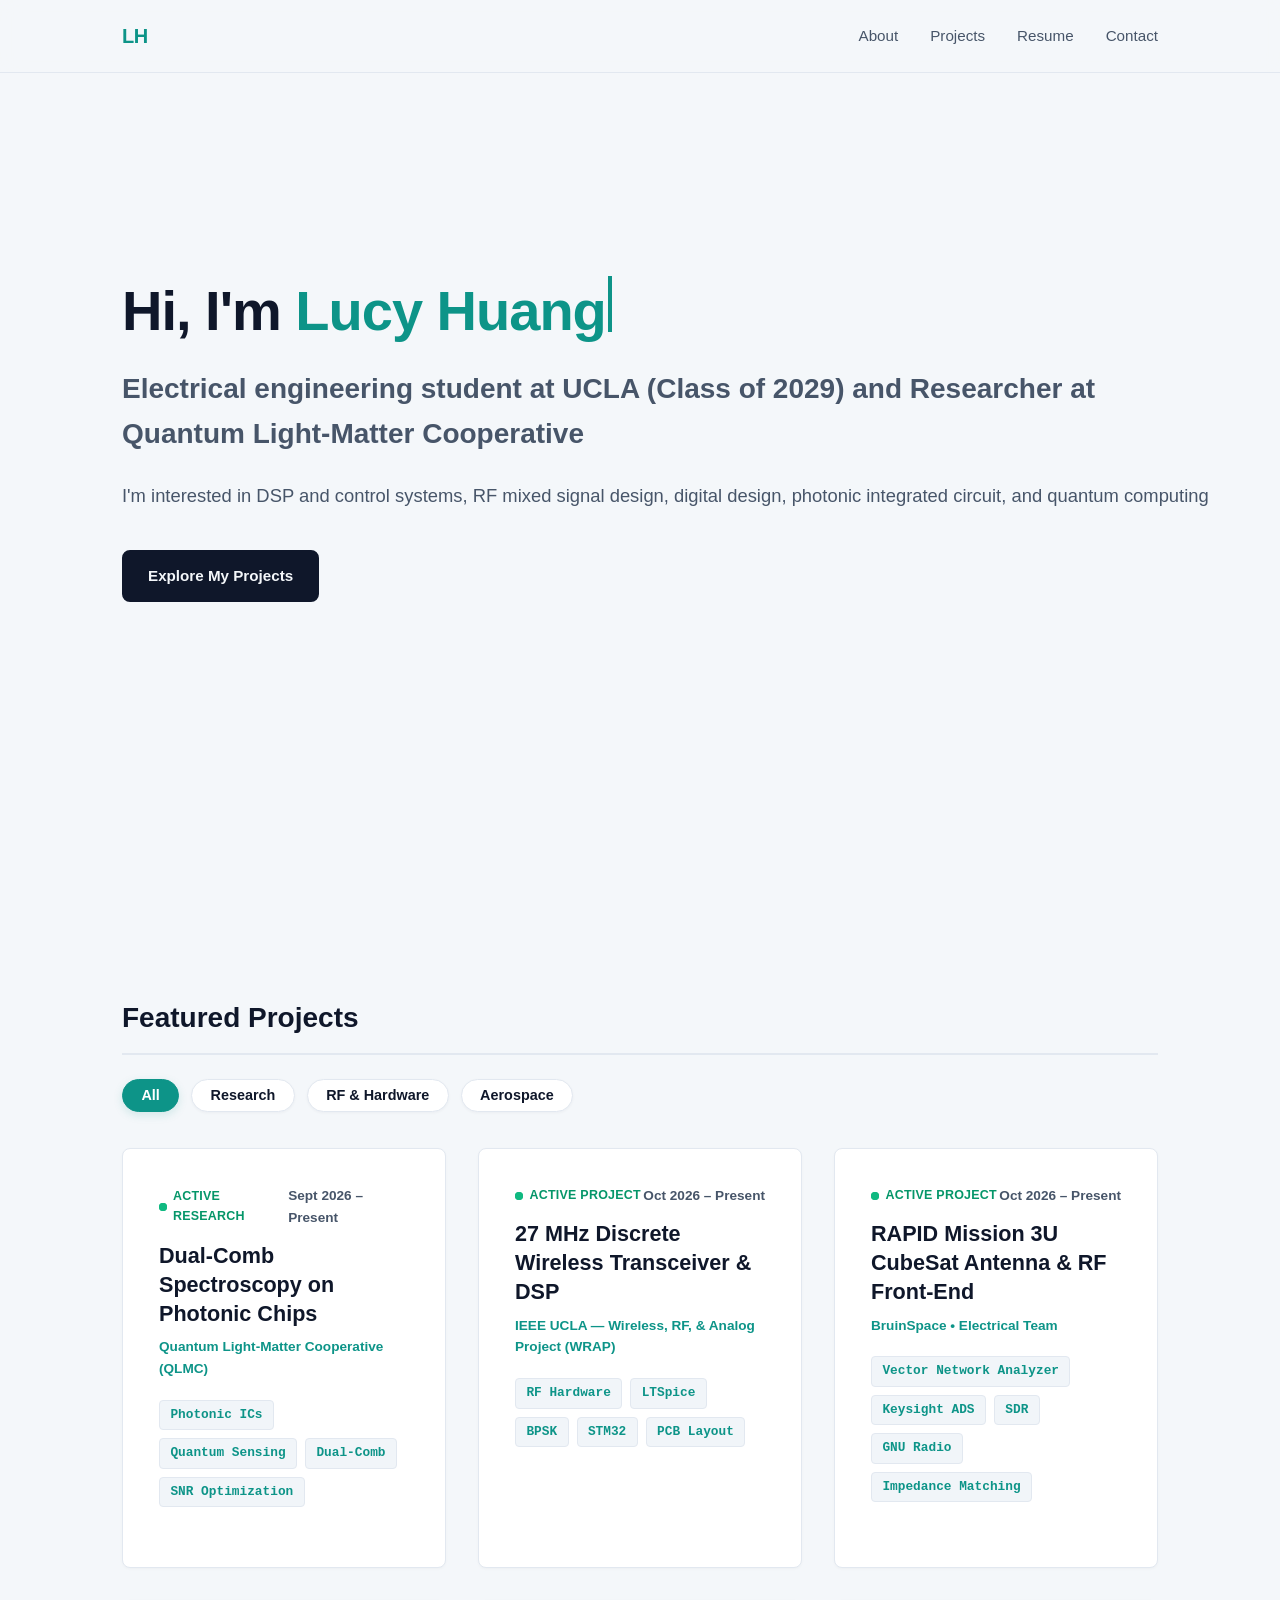
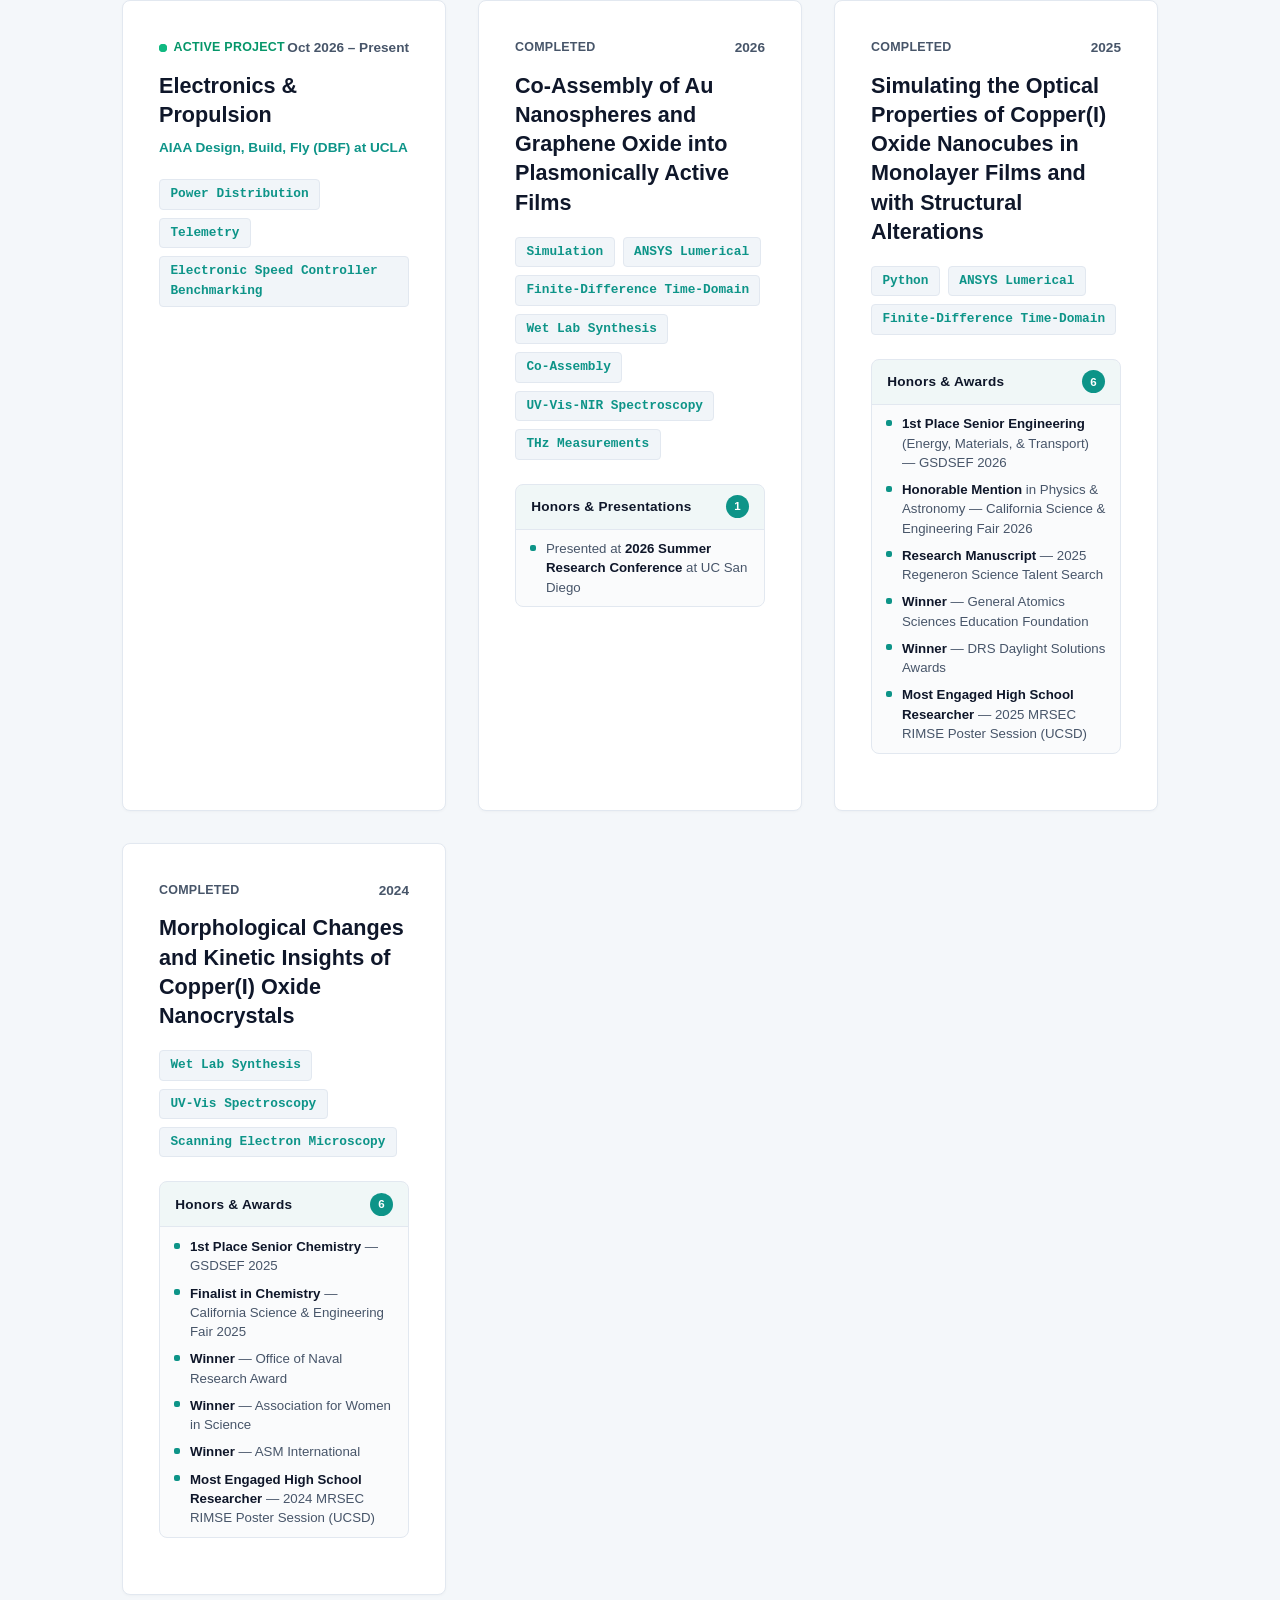
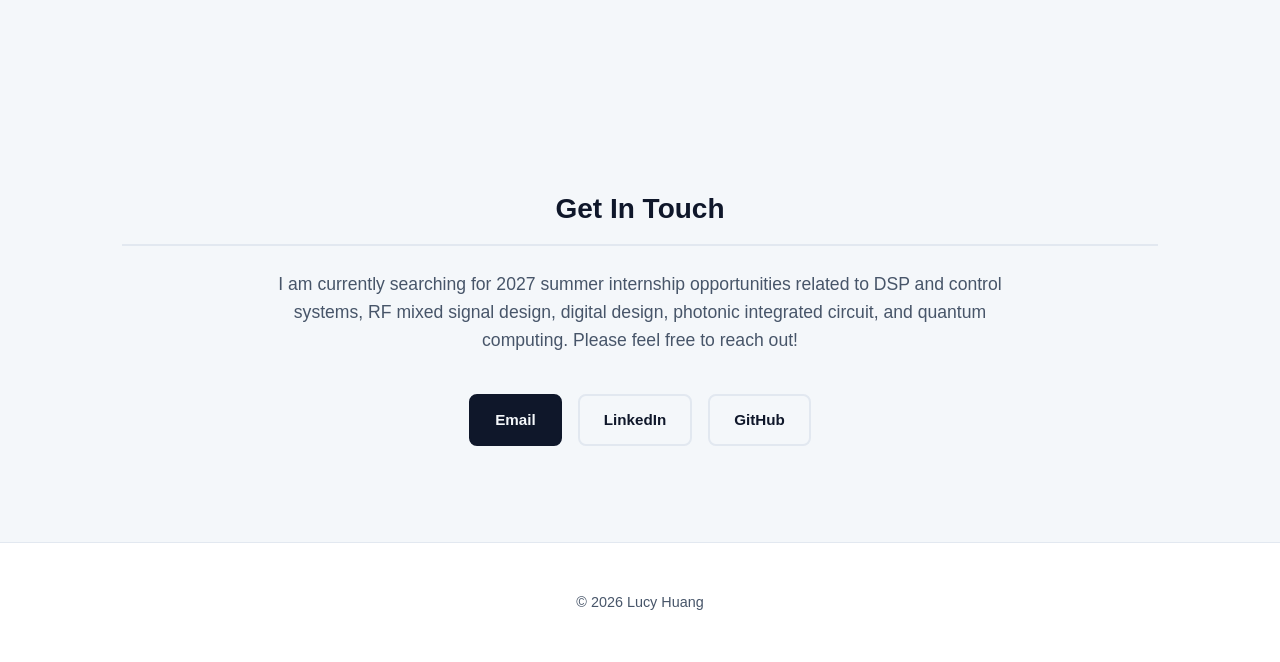
<file: index.html>
<!DOCTYPE html>
<html lang="en">
<head>
    <meta charset="UTF-8">
    <meta name="viewport" content="width=device-width, initial-scale=1.0">
    <title>Lucy Huang | Electrical Engineer at UCLA</title>
    <link rel="stylesheet" href="style.css">
</head>
<body>

    <!-- Header / Navigation -->
    <header>
        <nav>
            <div class="logo">LH</div>
            <ul>
                <li><a href="#about">About</a></li>
                <li><a href="#projects">Projects</a></li>
                <li><a href="resume.html">Resume</a></li>
                <li><a href="#contact">Contact</a></li>
            </ul>
        </nav>
    </header>

    <!-- Hero Section -->
    <section id="hero">
        <div class="hero-content">
            <h1 class="typewriter-container">
                <span id="typewriter-prefix"></span><span id="typewriter-name" class="highlight"></span><span class="cursor"></span>
            </h1>
            <h2>Electrical engineering student at UCLA (Class of 2029) and Researcher at Quantum Light-Matter Cooperative</h2>
            <p>I'm interested in DSP and control systems, RF mixed signal design, digital design, photonic integrated circuit, and quantum computing</p>
            <a href="#projects" class="btn">Explore My Projects</a>
        </div>
    </section>

    <!-- Projects Section -->
    <section id="projects">
        <h2>Featured Projects</h2>

        <!-- Filter Buttons (Outside the grid to maintain compact pill styling) -->
        <div class="filter-controls">
            <button class="filter-btn active" data-filter="all">All</button>
            <button class="filter-btn" data-filter="research">Research</button>
            <button class="filter-btn" data-filter="rf-hardware">RF &amp; Hardware</button>
            <button class="filter-btn" data-filter="aerospace">Aerospace</button>
        </div>

        <!-- Project Cards Grid -->
        <div class="project-grid">

            <!-- Current Research (QLMC) -->
            <div class="project-card" data-category="research">
                <div class="card-status-row">
                    <span class="status-indicator active"><span class="pulse-dot"></span> Active Research</span>
                    <span class="project-year">Sept 2026 – Present</span>
                </div>
                <h3>Dual-Comb Spectroscopy on Photonic Chips</h3>
                <p class="project-sub">Quantum Light-Matter Cooperative (QLMC)</p>
                <div class="tech-tags">
                    <span>Photonic ICs</span>
                    <span>Quantum Sensing</span>
                    <span>Dual-Comb</span>
                    <span>SNR Optimization</span>
                </div>
            </div>

            <!-- IEEE WRAP -->
            <div class="project-card" data-category="rf-hardware">
                <div class="card-status-row">
                    <span class="status-indicator active"><span class="pulse-dot"></span> Active Project</span>
                    <span class="project-year">Oct 2026 – Present</span>
                </div>
                <h3>27 MHz Discrete Wireless Transceiver &amp; DSP</h3>
                <p class="project-sub">IEEE UCLA — Wireless, RF, &amp; Analog Project (WRAP)</p>
                <div class="tech-tags">
                    <span>RF Hardware</span>
                    <span>LTSpice</span>
                    <span>BPSK</span>
                    <span>STM32</span>
                    <span>PCB Layout</span>
                </div>
            </div>

            <!-- BruinSpace RAPID -->
            <div class="project-card" data-category="rf-hardware aerospace">
                <div class="card-status-row">
                    <span class="status-indicator active"><span class="pulse-dot"></span> Active Project</span>
                    <span class="project-year">Oct 2026 – Present</span>
                </div>
                <h3>RAPID Mission 3U CubeSat Antenna &amp; RF Front-End</h3>
                <p class="project-sub">BruinSpace &bull; Electrical Team</p>
                <div class="tech-tags">
                    <span>Vector Network Analyzer</span>
                    <span>Keysight ADS</span>
                    <span>SDR</span>
                    <span>GNU Radio</span>
                    <span>Impedance Matching</span>
                </div>
            </div>

            <!-- Design Build Fly -->
            <div class="project-card" data-category="aerospace">
                <div class="card-status-row">
                    <span class="status-indicator active"><span class="pulse-dot"></span> Active Project</span>
                    <span class="project-year">Oct 2026 – Present</span>
                </div>
                <h3>Electronics &amp; Propulsion</h3>
                <p class="project-sub">AIAA Design, Build, Fly (DBF) at UCLA</p>
                <div class="tech-tags">
                    <span>Power Distribution</span>
                    <span>Telemetry</span>
                    <span>Electronic Speed Controller Benchmarking</span>
                </div>
            </div>

            <!-- Research Card 1: Co-Assembly -->
            <div class="project-card" data-category="research">
                <div class="card-status-row">
                    <span class="status-indicator completed">Completed</span>
                    <span class="project-year">2026</span>
                </div>
                <h3>Co-Assembly of Au Nanospheres and Graphene Oxide into Plasmonically Active Films</h3>
                <div class="tech-tags">
                    <span>Simulation</span>
                    <span>ANSYS Lumerical</span>
                    <span>Finite-Difference Time-Domain</span>
                    <span>Wet Lab Synthesis</span>
                    <span>Co-Assembly</span>
                    <span>UV-Vis-NIR Spectroscopy</span>
                    <span>THz Measurements</span>
                </div>
                <details class="award-accordion" open>
                    <summary>
                        <span>Honors &amp; Presentations</span>
                        <span class="count-badge">1</span>
                    </summary>
                    <ul class="award-list">
                        <li>
                            <span class="bullet-dot"></span>
                            <span>Presented at <strong>2026 Summer Research Conference</strong> at UC San Diego</span>
                        </li>
                    </ul>
                </details>
            </div>

            <!-- Research Card 2: Nanocubes -->
            <div class="project-card" data-category="research">
                <div class="card-status-row">
                    <span class="status-indicator completed">Completed</span>
                    <span class="project-year">2025</span>
                </div>
                <h3>Simulating the Optical Properties of Copper(I) Oxide Nanocubes in Monolayer Films and with Structural Alterations</h3>
                <div class="tech-tags">
                    <span>Python</span>
                    <span>ANSYS Lumerical</span>
                    <span>Finite-Difference Time-Domain</span>
                </div>
                <details class="award-accordion" open>
                    <summary>
                        <span>Honors &amp; Awards</span>
                        <span class="count-badge">6</span>
                    </summary>
                    <ul class="award-list">
                        <li>
                            <span class="bullet-dot"></span>
                            <span><strong>1st Place Senior Engineering</strong> (Energy, Materials, &amp; Transport) — GSDSEF 2026</span>
                        </li>
                        <li>
                            <span class="bullet-dot"></span>
                            <span><strong>Honorable Mention</strong> in Physics &amp; Astronomy — California Science &amp; Engineering Fair 2026</span>
                        </li>
                        <li>
                            <span class="bullet-dot"></span>
                            <span><strong>Research Manuscript</strong> — 2025 Regeneron Science Talent Search</span>
                        </li>
                        <li>
                            <span class="bullet-dot"></span>
                            <span><strong>Winner</strong> — General Atomics Sciences Education Foundation</span>
                        </li>
                        <li>
                            <span class="bullet-dot"></span>
                            <span><strong>Winner</strong> — DRS Daylight Solutions Awards</span>
                        </li>
                        <li>
                            <span class="bullet-dot"></span>
                            <span><strong>Most Engaged High School Researcher</strong> — 2025 MRSEC RIMSE Poster Session (UCSD)</span>
                        </li>
                    </ul>
                </details>
            </div>

            <!-- Research Card 3: Morphology -->
            <div class="project-card" data-category="research">
                <div class="card-status-row">
                    <span class="status-indicator completed">Completed</span>
                    <span class="project-year">2024</span>
                </div>
                <h3>Morphological Changes and Kinetic Insights of Copper(I) Oxide Nanocrystals</h3>
                <div class="tech-tags">
                    <span>Wet Lab Synthesis</span>
                    <span>UV-Vis Spectroscopy</span>
                    <span>Scanning Electron Microscopy</span>
                </div>
                <details class="award-accordion" open>
                    <summary>
                        <span>Honors &amp; Awards</span>
                        <span class="count-badge">6</span>
                    </summary>
                    <ul class="award-list">
                        <li>
                            <span class="bullet-dot"></span>
                            <span><strong>1st Place Senior Chemistry</strong> — GSDSEF 2025</span>
                        </li>
                        <li>
                            <span class="bullet-dot"></span>
                            <span><strong>Finalist in Chemistry</strong> — California Science &amp; Engineering Fair 2025</span>
                        </li>
                        <li>
                            <span class="bullet-dot"></span>
                            <span><strong>Winner</strong> — Office of Naval Research Award</span>
                        </li>
                        <li>
                            <span class="bullet-dot"></span>
                            <span><strong>Winner</strong> — Association for Women in Science</span>
                        </li>
                        <li>
                            <span class="bullet-dot"></span>
                            <span><strong>Winner</strong> — ASM International</span>
                        </li>
                        <li>
                            <span class="bullet-dot"></span>
                            <span><strong>Most Engaged High School Researcher</strong> — 2024 MRSEC RIMSE Poster Session (UCSD)</span>
                        </li>
                    </ul>
                </details>
            </div>

        </div>
    </section>

    <!-- Contact Section -->
    <section id="contact">
        <h2>Get In Touch</h2>
        <p>I am currently searching for 2027 summer internship opportunities related to DSP and control systems, RF mixed signal design, digital design, photonic integrated circuit, and quantum computing. Please feel free to reach out!</p>
        <div class="contact-links">
            <a href="mailto:huanglucy@ucla.edu" class="btn">Email</a>
            <a href="https://www.linkedin.com/in/lucy99/" target="_blank" rel="noopener noreferrer" class="btn secondary">LinkedIn</a>
            <a href="https://github.com/lucyhuang8" target="_blank" rel="noopener noreferrer" class="btn secondary">GitHub</a>
        </div>
    </section>

    <!-- Footer -->
    <footer>
        <p>&copy; 2026 Lucy Huang</p>
    </footer>

    <script>
        // Typewriter Animation
        const prefixEl = document.getElementById('typewriter-prefix');
        const nameEl = document.getElementById('typewriter-name');

        const part1 = "Hi, I'm";
        const part2 = " Lucy Huang";

        let i = 0;
        let j = 0;

        function typeWriter() {
            if (i < part1.length) {
                prefixEl.textContent += part1.charAt(i);
                i++;
                setTimeout(typeWriter, 70);
            } else if (j < part2.length) {
                nameEl.textContent += part2.charAt(j);
                j++;
                setTimeout(typeWriter, 90);
            }
        }

        setTimeout(typeWriter, 250);

        // Interactive Domain Filter
        const filterBtns = document.querySelectorAll('.filter-btn');
        const projectCards = document.querySelectorAll('.project-card');

        filterBtns.forEach(btn => {
            btn.addEventListener('click', () => {
                // Update active button styling
                filterBtns.forEach(b => b.classList.remove('active'));
                btn.classList.add('active');

                const selectedFilter = btn.getAttribute('data-filter');

                // Filter cards based on data-category
                projectCards.forEach(card => {
                    const categories = card.getAttribute('data-category') || '';
                    if (selectedFilter === 'all' || categories.split(' ').includes(selectedFilter)) {
                        card.classList.remove('hidden');
                    } else {
                        card.classList.add('hidden');
                    }
                });
            });
        });
    </script>

</body>
</html>
</file>
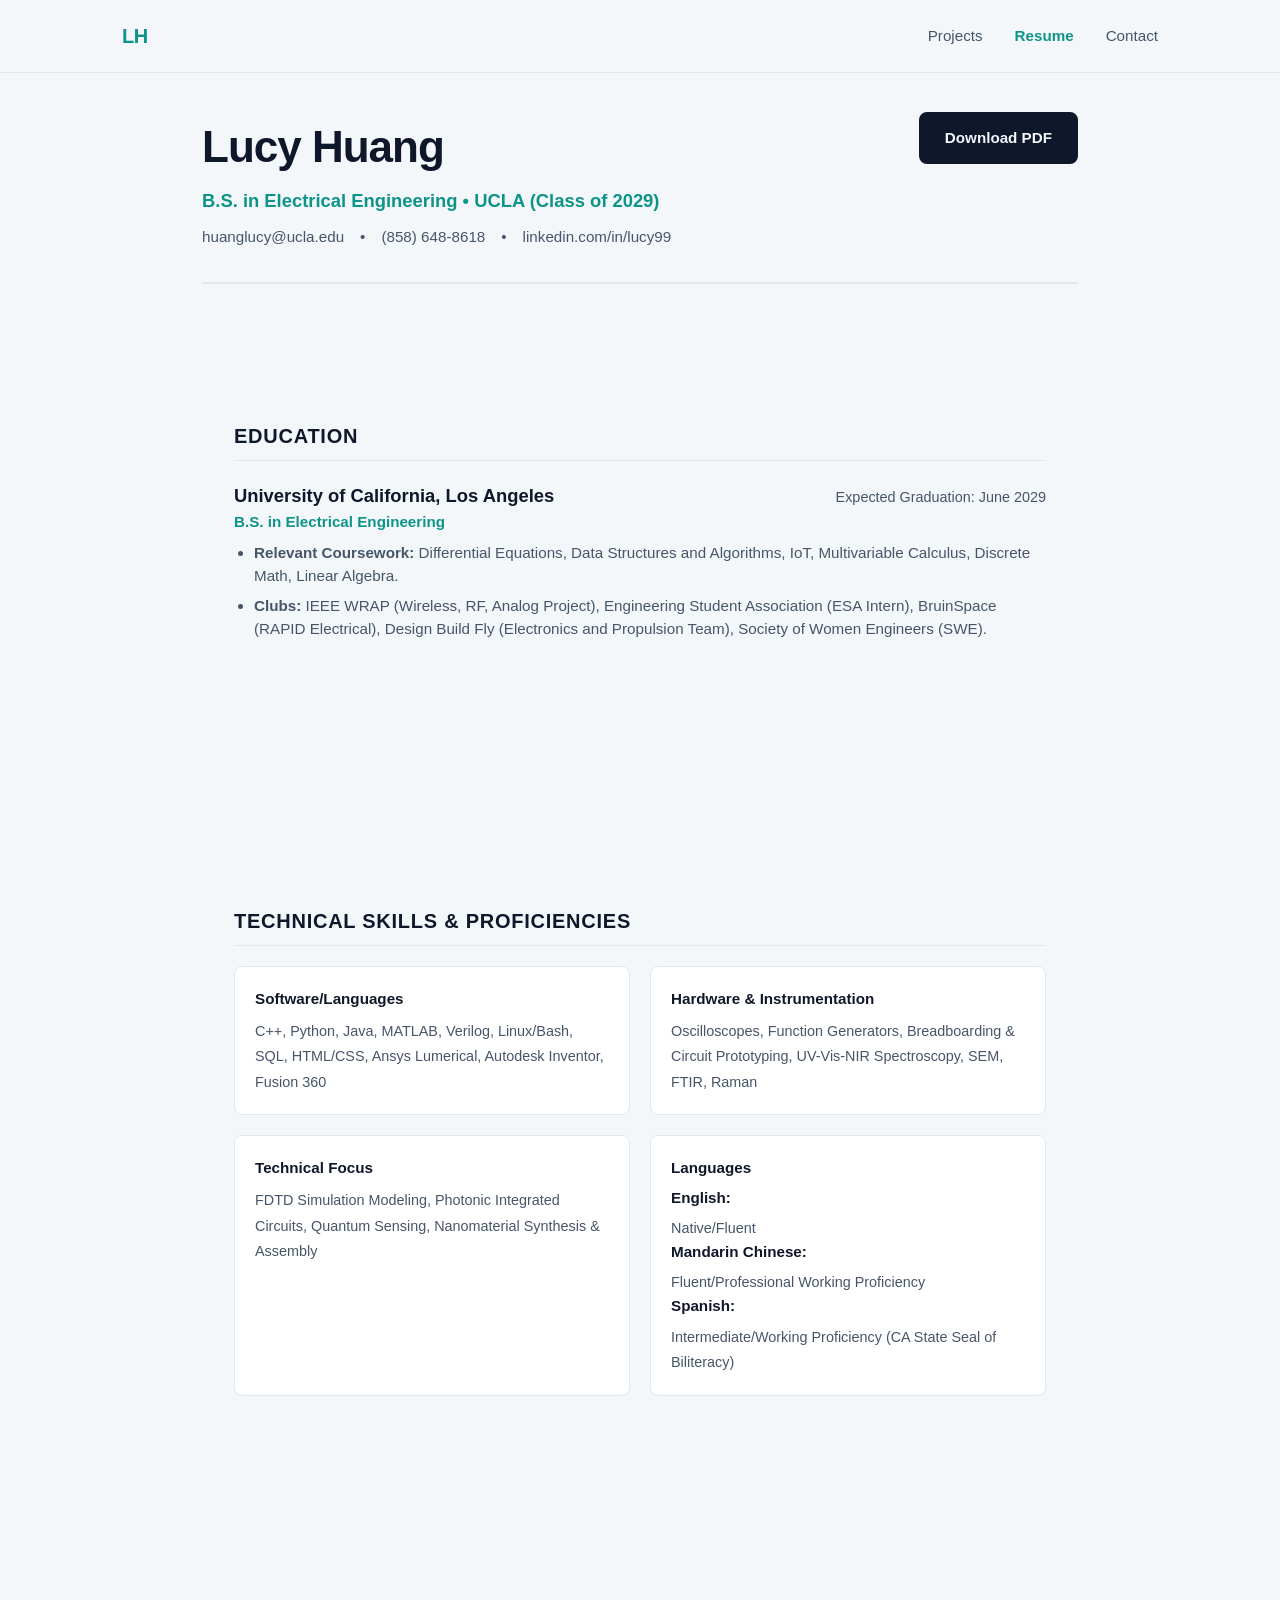
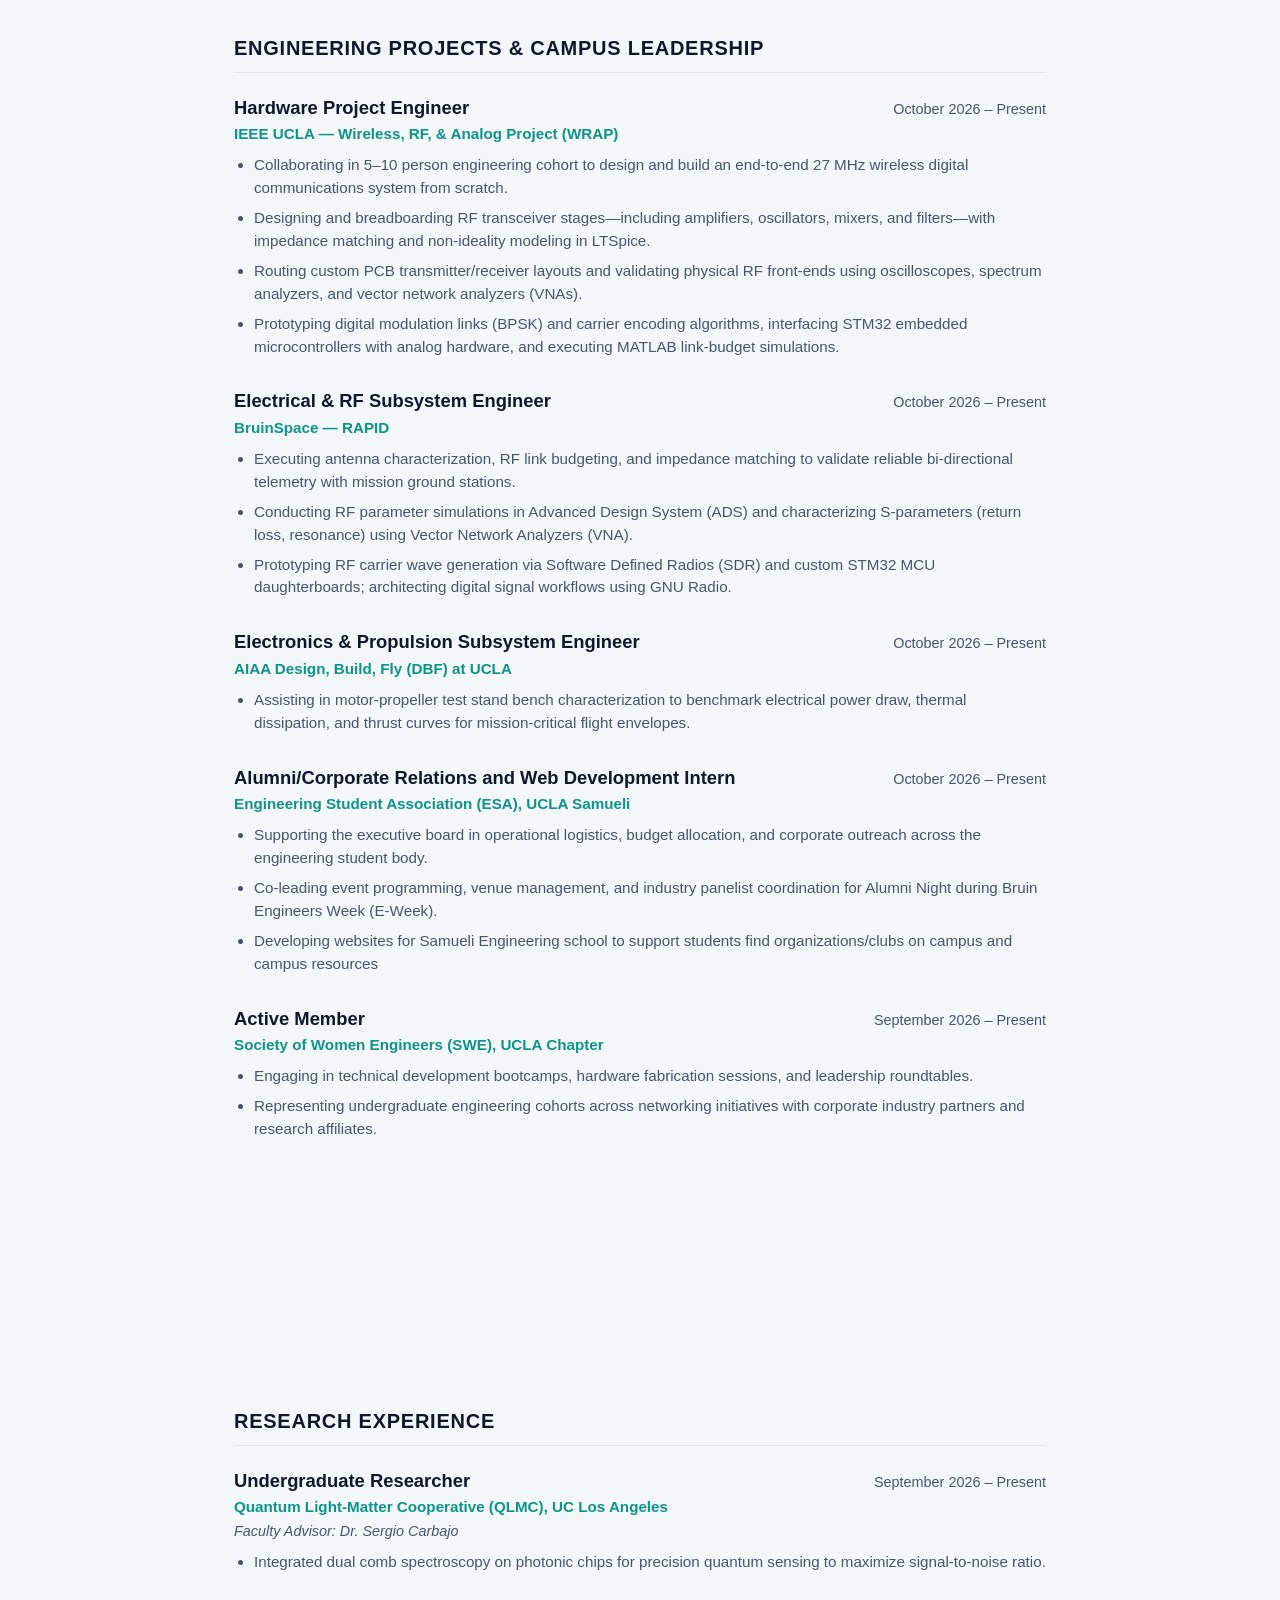
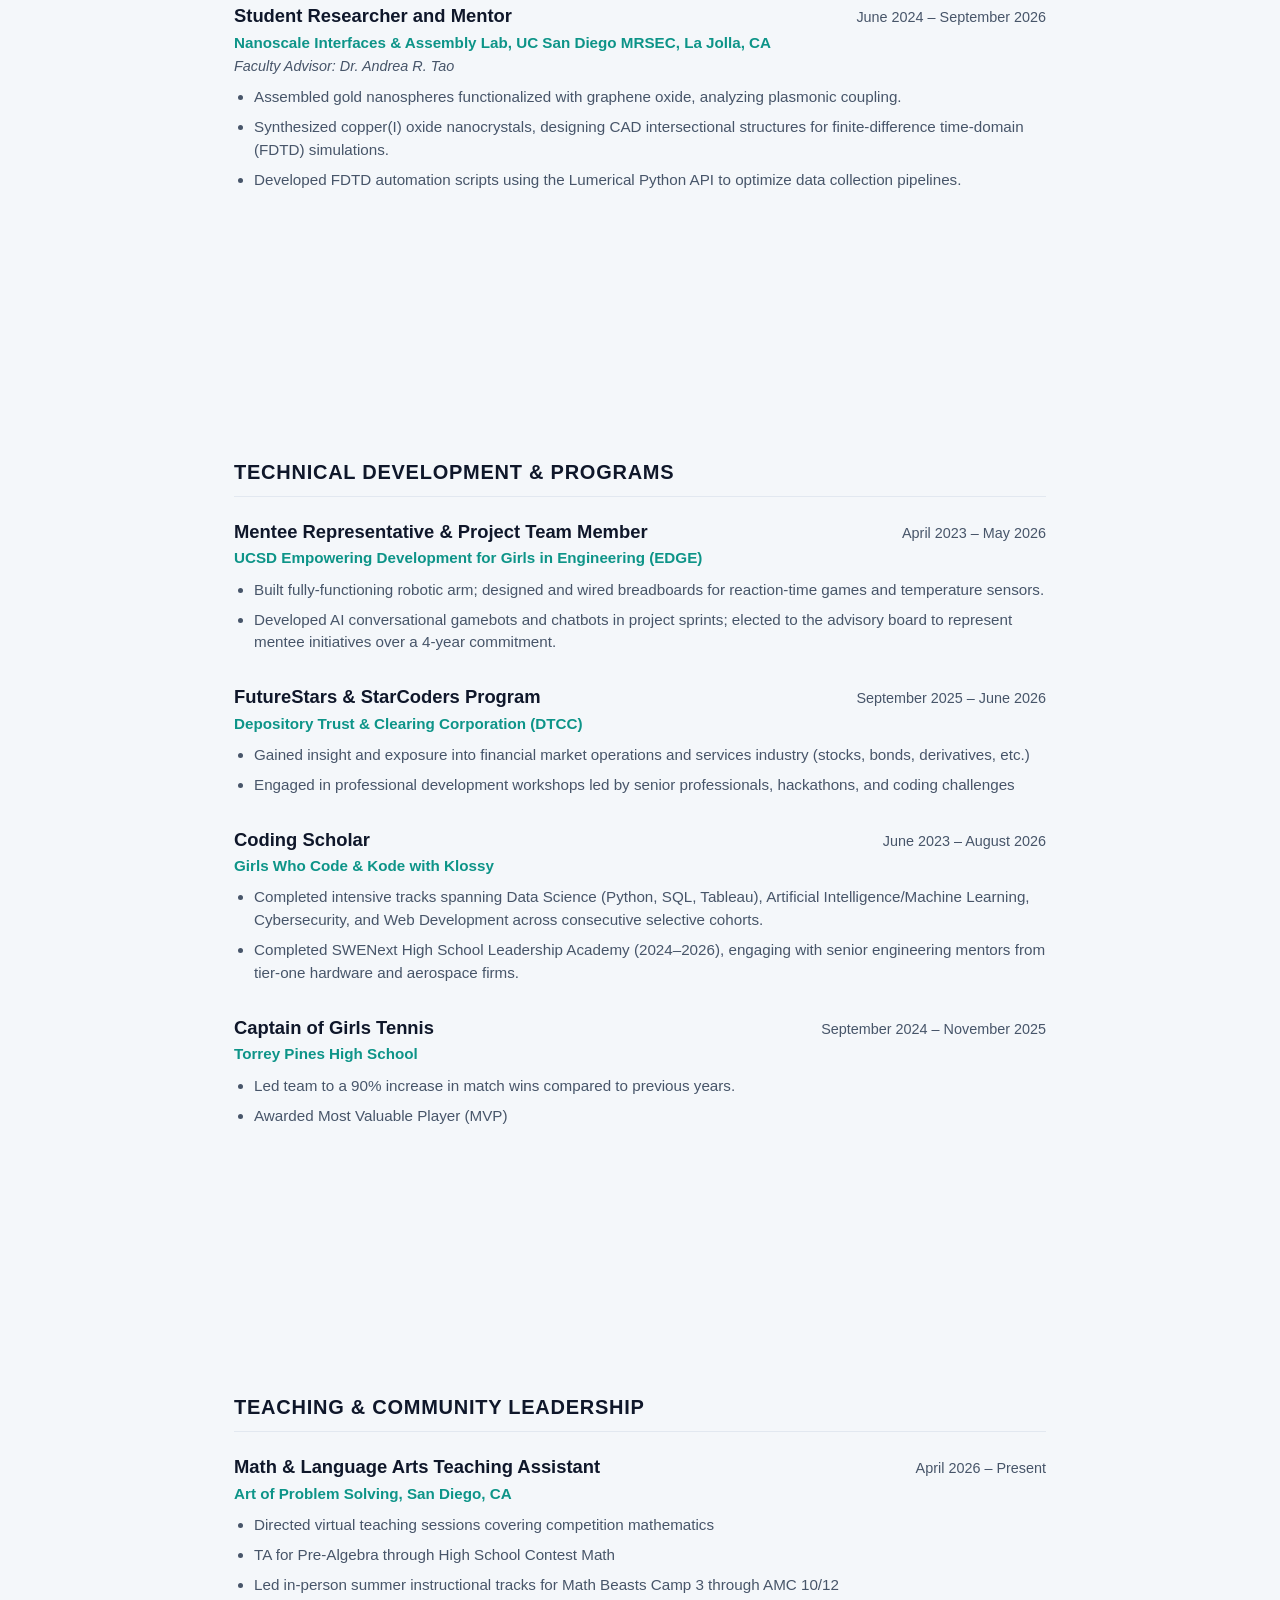
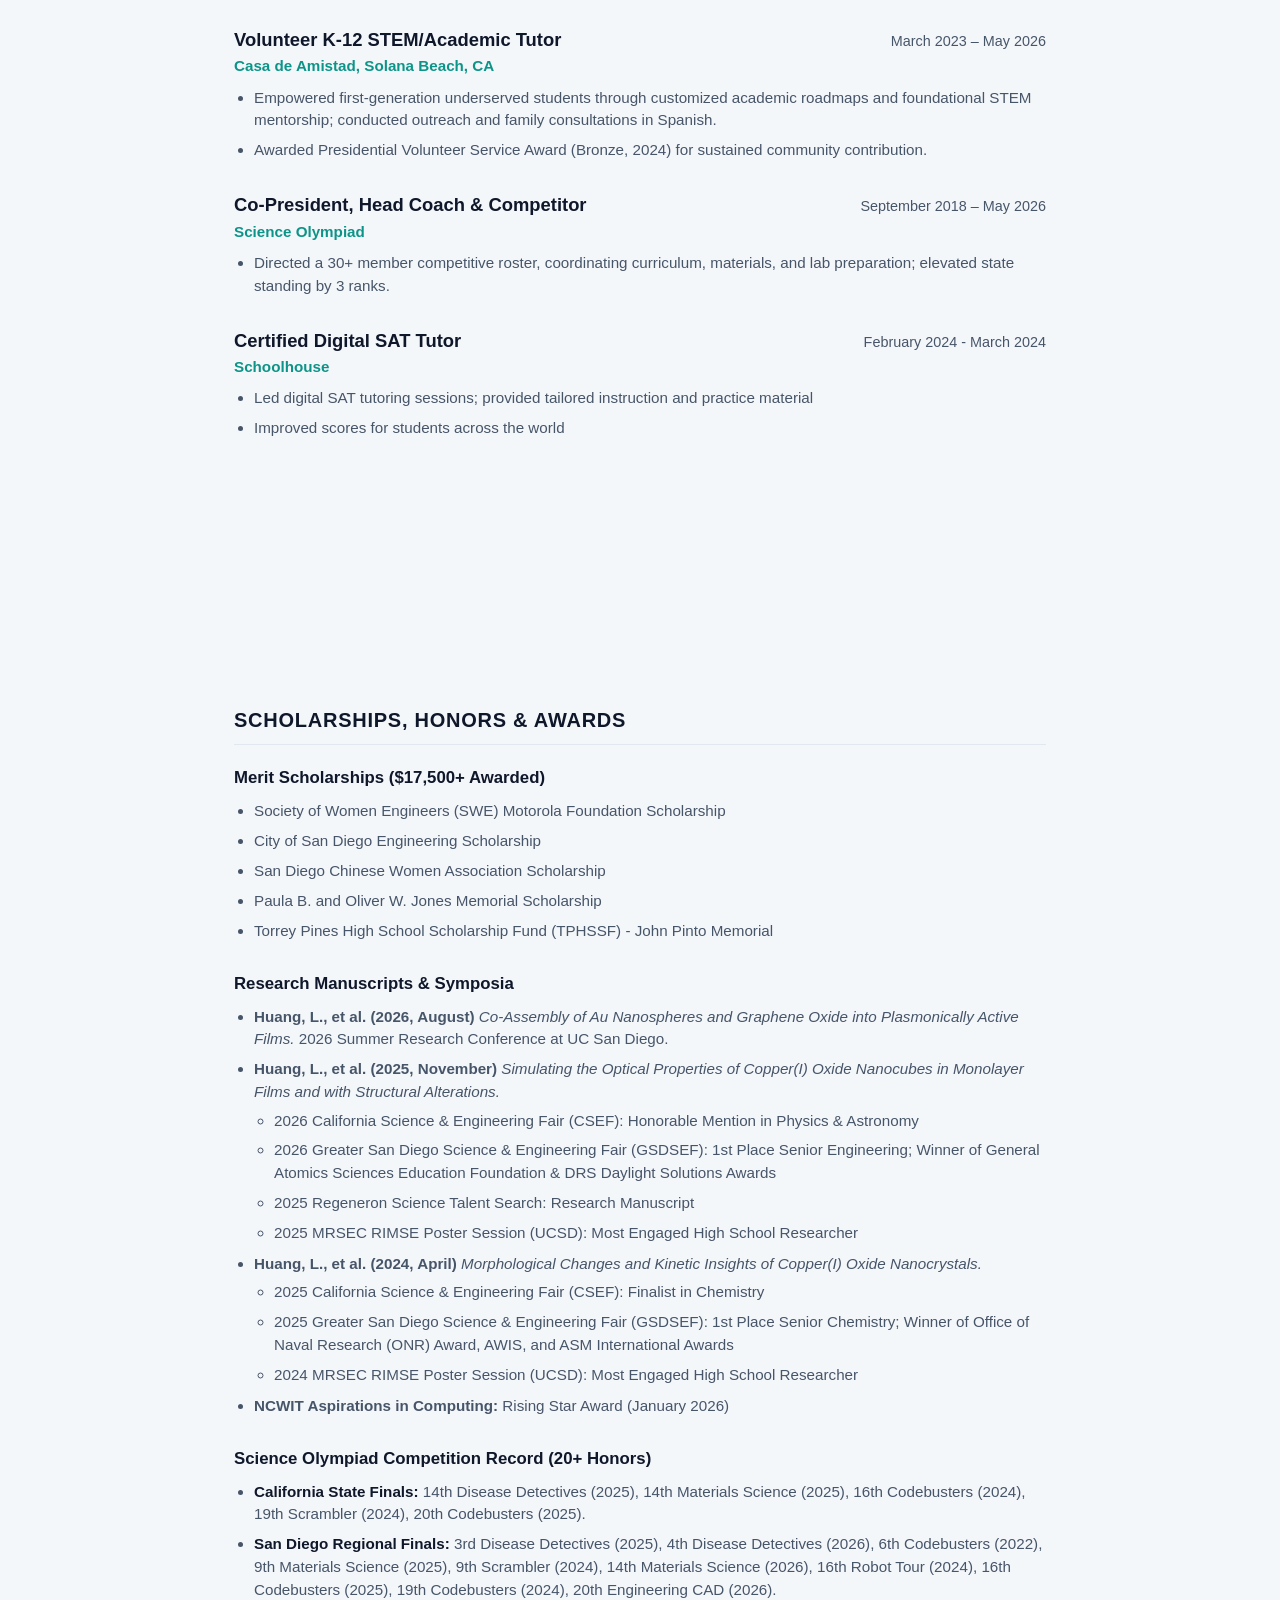
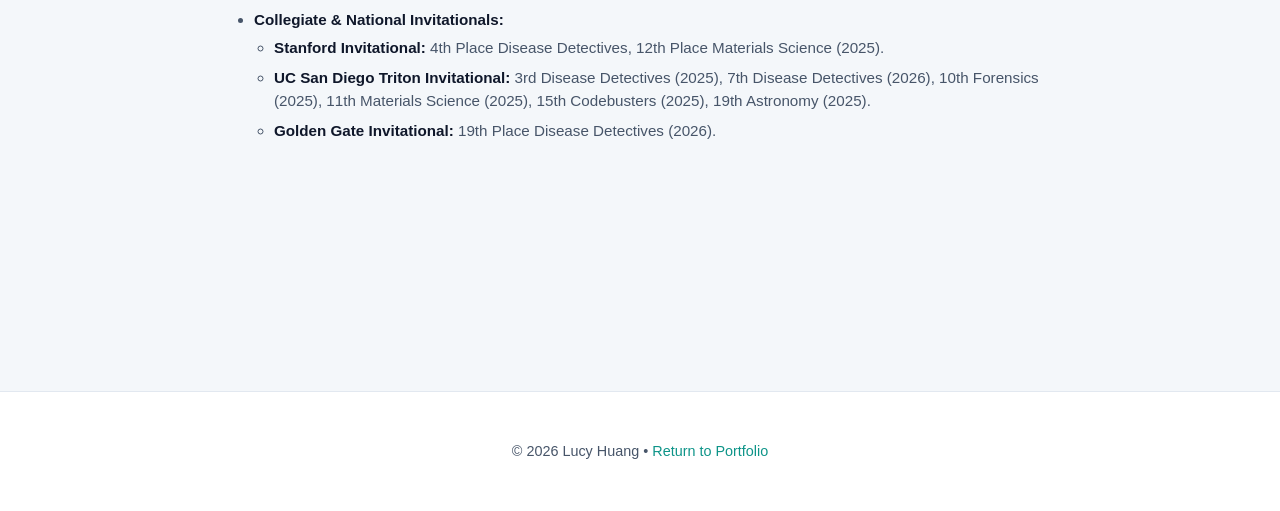
<file: resume.html>
<!DOCTYPE html>
<html lang="en">
<head>
    <meta charset="UTF-8">
    <meta name="viewport" content="width=device-width, initial-scale=1.0">
    <title>Lucy Huang | Resume</title>
    <link rel="stylesheet" href="style.css">
    <style>
        .resume-page {
            max-width: 940px;
            margin: 0 auto;
            padding: 7rem 2rem 5rem;
        }

        .resume-header {
            display: flex;
            justify-content: space-between;
            align-items: flex-start;
            border-bottom: 2px solid var(--border-color);
            padding-bottom: 2rem;
            margin-bottom: 2.5rem;
        }

        .resume-title h1 {
            font-size: 2.75rem;
            font-weight: 800;
            color: var(--text-main);
            letter-spacing: -1px;
            margin-bottom: 0.25rem;
        }

        .resume-title p {
            color: var(--accent-teal);
            font-weight: 600;
            font-size: 1.15rem;
        }

        .contact-info {
            margin-top: 0.6rem;
            font-size: 0.95rem;
            color: var(--text-muted);
            display: flex;
            flex-wrap: wrap;
            gap: 1rem;
        }

        .contact-info a {
            color: var(--text-muted);
            text-decoration: none;
            transition: var(--transition-smooth);
        }

        .contact-info a:hover {
            color: var(--accent-teal);
        }

        .resume-actions {
            display: flex;
            gap: 0.75rem;
        }

        .resume-section {
            margin-bottom: 2.75rem;
        }

        .resume-section-title {
            font-size: 1.25rem;
            font-weight: 700;
            color: var(--text-main);
            text-transform: uppercase;
            letter-spacing: 0.75px;
            border-bottom: 1px solid var(--border-color);
            padding-bottom: 0.5rem;
            margin-bottom: 1.25rem;
        }

        .resume-entry {
            margin-bottom: 1.75rem;
        }

        .entry-header {
            display: flex;
            justify-content: space-between;
            align-items: baseline;
            flex-wrap: wrap;
            margin-bottom: 0.25rem;
        }

        .entry-title {
            font-size: 1.15rem;
            font-weight: 700;
            color: var(--text-main);
        }

        .entry-org {
            color: var(--accent-teal);
            font-weight: 600;
            font-size: 0.95rem;
        }

        .entry-advisor {
            color: var(--text-muted);
            font-size: 0.9rem;
            font-style: italic;
        }

        .entry-date {
            font-size: 0.9rem;
            color: var(--text-muted);
            font-weight: 500;
            white-space: nowrap;
        }

        .entry-bullets {
            margin-top: 0.5rem;
            padding-left: 1.25rem;
            color: var(--text-muted);
        }

        .entry-bullets li {
            margin-bottom: 0.45rem;
            font-size: 0.95rem;
            line-height: 1.5;
        }

        .entry-bullets ul {
            list-style-type: circle;
            padding-left: 1.25rem;
            margin-top: 0.35rem;
            margin-bottom: 0.5rem;
        }

        /* Skills & Scholarships Grid */
        .skills-grid {
            display: grid;
            grid-template-columns: repeat(auto-fit, minmax(280px, 1fr));
            gap: 1.25rem;
        }

        .skill-card {
            background-color: var(--card-bg);
            border: 1px solid var(--border-color);
            border-radius: var(--radius-modern);
            padding: 1.25rem;
        }

        .skill-card strong {
            display: block;
            color: var(--text-main);
            margin-bottom: 0.4rem;
            font-size: 0.95rem;
        }

        .skill-card span {
            color: var(--text-muted);
            font-size: 0.9rem;
            line-height: 1.45;
        }

        /* SciOly Details Styling */
        .scioly-category {
            margin-bottom: 0.75rem;
        }

        .scioly-category strong {
            color: var(--text-main);
            font-size: 0.95rem;
        }

        @media (max-width: 768px) {
            .resume-header {
                flex-direction: column;
                gap: 1.5rem;
            }
            .entry-header {
                flex-direction: column;
            }
            .resume-actions {
                width: 100%;
            }
            .resume-actions .btn {
                width: 100%;
                text-align: center;
            }
        }

        @media print {
            header, footer, .resume-actions { display: none !important; }
            .resume-page { padding: 0; }
            body { background: #fff; color: #000; }
        }
    </style>
</head>
<body>

    <!-- Header / Navigation -->
    <header>
        <nav>
            <div class="logo"><a href="index.html" style="text-decoration: none; color: inherit;">LH</a></div>
            <ul>
                <li><a href="index.html#projects">Projects</a></li>
                <li><a href="resume.html" style="color: var(--accent-teal); font-weight: 700;">Resume</a></li>
                <li><a href="index.html#contact">Contact</a></li>
            </ul>
        </nav>
    </header>

    <main class="resume-page">
        <!-- Resume Header -->
        <div class="resume-header">
            <div class="resume-title">
                <h1>Lucy Huang</h1>
                <p>B.S. in Electrical Engineering &bull; UCLA (Class of 2029)</p>
                <div class="contact-info">
                    <span><a href="mailto:huanglucy@ucla.edu">huanglucy@ucla.edu</a></span>
                    <span>&bull;</span>
                    <span>(858) 648-8618</span>
                    <span>&bull;</span>
                    <span><a href="https://www.linkedin.com/in/lucy99" target="_blank" rel="noopener noreferrer">linkedin.com/in/lucy99</a></span>
                </div>
            </div>
            <div class="resume-actions">
                <a href="101926 Lucy Huang Resume.pdf" download class="btn">Download PDF</a>
            </div>
        </div>

        <!-- Education -->
        <section class="resume-section">
            <h2 class="resume-section-title">Education</h2>
            <div class="resume-entry">
                <div class="entry-header">
                    <div>
                        <span class="entry-title">University of California, Los Angeles</span>
                        <div class="entry-org">B.S. in Electrical Engineering</div>
                    </div>
                    <span class="entry-date">Expected Graduation: June 2029</span>
                </div>
                <ul class="entry-bullets">
                    <li><strong>Relevant Coursework:</strong> Differential Equations, Data Structures and Algorithms, IoT, Multivariable Calculus, Discrete Math, Linear Algebra.</li>
                    <li><strong>Clubs:</strong> IEEE WRAP (Wireless, RF, Analog Project), Engineering Student Association (ESA Intern), BruinSpace (RAPID Electrical), Design Build Fly (Electronics and Propulsion Team), Society of Women Engineers (SWE).</li>
                </ul>
            </div>
        </section>

        <!-- Technical Skills -->
        <section class="resume-section">
            <h2 class="resume-section-title">Technical Skills &amp; Proficiencies</h2>
            <div class="skills-grid">
                <div class="skill-card">
                    <strong>Software/Languages</strong>
                    <span>C++, Python, Java, MATLAB, Verilog, Linux/Bash, SQL, HTML/CSS, Ansys Lumerical, Autodesk Inventor, Fusion 360</span>
                </div>
                <div class="skill-card">
                    <strong>Hardware &amp; Instrumentation</strong>
                    <span>Oscilloscopes, Function Generators, Breadboarding &amp; Circuit Prototyping, UV-Vis-NIR Spectroscopy, SEM, FTIR, Raman</span>
                </div>
                <div class="skill-card">
                    <strong>Technical Focus</strong>
                    <span>FDTD Simulation Modeling, Photonic Integrated Circuits, Quantum Sensing, Nanomaterial Synthesis &amp; Assembly</span>
                </div>
                <div class="skill-card">
                    <strong>Languages</strong>
                    <span><strong>English:</strong> Native/Fluent <strong>Mandarin Chinese:</strong> Fluent/Professional Working Proficiency <strong>Spanish:</strong> Intermediate/Working Proficiency (CA State Seal of Biliteracy)</span>
                </div>
            </div>
        </section>

                <!-- Collegiate Engineering Projects & Leadership -->
        <section class="resume-section">
            <h2 class="resume-section-title">Engineering Projects &amp; Campus Leadership</h2>

            <!-- IEEE WRAP -->
            <div class="resume-entry">
                <div class="entry-header">
                    <div>
                        <span class="entry-title">Hardware Project Engineer</span>
                        <div class="entry-org">IEEE UCLA — Wireless, RF, &amp; Analog Project (WRAP)</div>
                    </div>
                    <span class="entry-date">October 2026 – Present</span>
                </div>
                <ul class="entry-bullets">
                    <li>Collaborating in 5–10 person engineering cohort to design and build an end-to-end 27 MHz wireless digital communications system from scratch.</li>
                    <li>Designing and breadboarding RF transceiver stages—including amplifiers, oscillators, mixers, and filters—with impedance matching and non-ideality modeling in LTSpice.</li>
                    <li>Routing custom PCB transmitter/receiver layouts and validating physical RF front-ends using oscilloscopes, spectrum analyzers, and vector network analyzers (VNAs).</li>
                    <li>Prototyping digital modulation links (BPSK) and carrier encoding algorithms, interfacing STM32 embedded microcontrollers with analog hardware, and executing MATLAB link-budget simulations.</li>
                </ul>
            </div>

            <!-- BruinSpace -->
            <div class="resume-entry">
                <div class="entry-header">
                    <div>
                        <span class="entry-title">Electrical &amp; RF Subsystem Engineer</span>
                        <div class="entry-org">BruinSpace — RAPID</div>
                    </div>
                    <span class="entry-date">October 2026 – Present</span>
                </div>
                <ul class="entry-bullets">
                    <li>Executing antenna characterization, RF link budgeting, and impedance matching to validate reliable bi-directional telemetry with mission ground stations.</li>
                    <li>Conducting RF parameter simulations in Advanced Design System (ADS) and characterizing S-parameters (return loss, resonance) using Vector Network Analyzers (VNA).</li>
                    <li>Prototyping RF carrier wave generation via Software Defined Radios (SDR) and custom STM32 MCU daughterboards; architecting digital signal workflows using GNU Radio.</li>
                </ul>
            </div>

            <!-- Design Build Fly -->
            <div class="resume-entry">
                <div class="entry-header">
                    <div>
                        <span class="entry-title">Electronics &amp; Propulsion Subsystem Engineer</span>
                        <div class="entry-org">AIAA Design, Build, Fly (DBF) at UCLA</div>
                    </div>
                    <span class="entry-date">October 2026 – Present</span>
                </div>
                <ul class="entry-bullets">
                    <li>Assisting in motor-propeller test stand bench characterization to benchmark electrical power draw, thermal dissipation, and thrust curves for mission-critical flight envelopes.</li>
                </ul>
            </div>

            <!-- Engineering Student Association -->
            <div class="resume-entry">
                <div class="entry-header">
                    <div>
                        <span class="entry-title">Alumni/Corporate Relations and Web Development Intern</span>
                        <div class="entry-org">Engineering Student Association (ESA), UCLA Samueli</div>
                    </div>
                    <span class="entry-date">October 2026 – Present</span>
                </div>
                <ul class="entry-bullets">
                    <li>Supporting the executive board in operational logistics, budget allocation, and corporate outreach across the engineering student body.</li>
                    <li>Co-leading event programming, venue management, and industry panelist coordination for Alumni Night during Bruin Engineers Week (E-Week).</li>
                    <li>Developing websites for Samueli Engineering school to support students find organizations/clubs on campus and campus resources</li>
                </ul>
            </div>

            <!-- Society of Women Engineers -->
            <div class="resume-entry">
                <div class="entry-header">
                    <div>
                        <span class="entry-title">Active Member</span>
                        <div class="entry-org">Society of Women Engineers (SWE), UCLA Chapter</div>
                    </div>
                    <span class="entry-date">September 2026 – Present</span>
                </div>
                <ul class="entry-bullets">
                    <li>Engaging in technical development bootcamps, hardware fabrication sessions, and leadership roundtables.</li>
                    <li>Representing undergraduate engineering cohorts across networking initiatives with corporate industry partners and research affiliates.</li>
                </ul>
            </div>
        </section>

        <!-- Research Experience -->
        <section class="resume-section">
            <h2 class="resume-section-title">Research Experience</h2>

            <div class="resume-entry">
                <div class="entry-header">
                    <div>
                        <span class="entry-title">Undergraduate Researcher</span>
                        <div class="entry-org">Quantum Light-Matter Cooperative (QLMC), UC Los Angeles</div>
                        <div class="entry-advisor">Faculty Advisor: Dr. Sergio Carbajo</div>
                    </div>
                    <span class="entry-date">September 2026 – Present</span>
                </div>
                <ul class="entry-bullets">
                    <li>Integrated dual comb spectroscopy on photonic chips for precision quantum sensing to maximize signal-to-noise ratio.</li>
                </ul>
            </div>

            <div class="resume-entry">
                <div class="entry-header">
                    <div>
                        <span class="entry-title">Student Researcher and Mentor</span>
                        <div class="entry-org">Nanoscale Interfaces &amp; Assembly Lab, UC San Diego MRSEC, La Jolla, CA</div>
                        <div class="entry-advisor">Faculty Advisor: Dr. Andrea R. Tao</div>
                    </div>
                    <span class="entry-date">June 2024 – September 2026</span>
                </div>
                <ul class="entry-bullets">
                    <li>Assembled gold nanospheres functionalized with graphene oxide, analyzing plasmonic coupling.</li>
                    <li>Synthesized copper(I) oxide nanocrystals, designing CAD intersectional structures for finite-difference time-domain (FDTD) simulations.</li>
                    <li>Developed FDTD automation scripts using the Lumerical Python API to optimize data collection pipelines.</li>
                </ul>
            </div>
        </section>
        
        <!-- Technical Programs & Projects -->
        <section class="resume-section">
            <h2 class="resume-section-title">Technical Development &amp; Programs</h2>

            <div class="resume-entry">
                <div class="entry-header">
                    <div>
                        <span class="entry-title">Mentee Representative &amp; Project Team Member</span>
                        <div class="entry-org">UCSD Empowering Development for Girls in Engineering (EDGE)</div>
                    </div>
                    <span class="entry-date">April 2023 – May 2026</span>
                </div>
                <ul class="entry-bullets">
                    <li>Built fully-functioning robotic arm; designed and wired breadboards for reaction-time games and temperature sensors.</li>
                    <li>Developed AI conversational gamebots and chatbots in project sprints; elected to the advisory board to represent mentee initiatives over a 4-year commitment.</li>
                </ul>
            </div>

            <div class="resume-entry">
                <div class="entry-header">
                    <div>
                        <span class="entry-title">FutureStars &amp; StarCoders Program</span>
                        <div class="entry-org">Depository Trust &amp; Clearing Corporation (DTCC)</div>
                    </div>
                    <span class="entry-date">September 2025 – June 2026</span>
                </div>
                <ul class="entry-bullets">
                    <li>Gained insight and exposure into financial market operations and services industry (stocks, bonds, derivatives, etc.)</li>
                    <li>Engaged in professional development workshops led by senior professionals, hackathons, and coding challenges</li>
                </ul>
            </div>

            <div class="resume-entry">
                <div class="entry-header">
                    <div>
                        <span class="entry-title">Coding Scholar</span>
                        <div class="entry-org">Girls Who Code &amp; Kode with Klossy</div>
                    </div>
                    <span class="entry-date">June 2023 – August 2026</span>
                </div>
                <ul class="entry-bullets">
                    <li>Completed intensive tracks spanning Data Science (Python, SQL, Tableau), Artificial Intelligence/Machine Learning, Cybersecurity, and Web Development across consecutive selective cohorts.</li>
                    <li>Completed SWENext High School Leadership Academy (2024–2026), engaging with senior engineering mentors from tier-one hardware and aerospace firms.</li>
                </ul>
            </div>

         <div class="resume-entry">
                <div class="entry-header">
                    <div>
                        <span class="entry-title">Captain of Girls Tennis</span>
                        <div class="entry-org">Torrey Pines High School</div>
                    </div>
                    <span class="entry-date">September 2024 – November 2025</span>
                </div>
                <ul class="entry-bullets">
                    <li>Led team to a 90% increase in match wins compared to previous years.</li>
                    <li>Awarded Most Valuable Player (MVP)</li>
                </ul>
            </div>
        </section>

        <!-- Teaching & Volunteer Experience -->
        <section class="resume-section">
            <h2 class="resume-section-title">Teaching &amp; Community Leadership</h2>

            <div class="resume-entry">
                <div class="entry-header">
                    <div>
                        <span class="entry-title">Math &amp; Language Arts Teaching Assistant</span>
                        <div class="entry-org">Art of Problem Solving, San Diego, CA</div>
                    </div>
                    <span class="entry-date">April 2026 – Present</span>
                </div>
                <ul class="entry-bullets">
                    <li>Directed virtual teaching sessions covering competition mathematics</li>
                    <li>TA for Pre-Algebra through High School Contest Math</li>
                    <li>Led in-person summer instructional tracks for Math Beasts Camp 3 through AMC 10/12</li>
                </ul>
            </div>

            <div class="resume-entry">
                <div class="entry-header">
                    <div>
                        <span class="entry-title">Volunteer K-12 STEM/Academic Tutor</span>
                        <div class="entry-org">Casa de Amistad, Solana Beach, CA</div>
                    </div>
                    <span class="entry-date">March 2023 – May 2026</span>
                </div>
                <ul class="entry-bullets">
                    <li>Empowered first-generation underserved students through customized academic roadmaps and foundational STEM mentorship; conducted outreach and family consultations in Spanish.</li>
                    <li>Awarded Presidential Volunteer Service Award (Bronze, 2024) for sustained community contribution.</li>
                </ul>
            </div>

            <div class="resume-entry">
                <div class="entry-header">
                    <div>
                        <span class="entry-title">Co-President, Head Coach &amp; Competitor</span>
                        <div class="entry-org">Science Olympiad</div>
                    </div>
                    <span class="entry-date">September 2018 – May 2026</span>
                </div>
                <ul class="entry-bullets">
                    <li>Directed a 30+ member competitive roster, coordinating curriculum, materials, and lab preparation; elevated state standing by 3 ranks.</li>
                </ul>
            </div>

             <div class="resume-entry">
                <div class="entry-header">
                    <div>
                        <span class="entry-title">Certified Digital SAT Tutor</span>
                        <div class="entry-org">Schoolhouse</div>
                    </div>
                    <span class="entry-date">February 2024 - March 2024</span>
                </div>
                <ul class="entry-bullets">
                    <li>Led digital SAT tutoring sessions; provided tailored instruction and practice material</li>
                    <li>Improved scores for students across the world</li>
                </ul>
            </div>
        </section>

        <!-- Scholarships, Honors & Awards -->
        <section class="resume-section">
            <h2 class="resume-section-title">Scholarships, Honors &amp; Awards</h2>
            
            <div class="resume-entry">
                <span class="entry-title" style="font-size: 1.05rem;">Merit Scholarships ($17,500+ Awarded)</span>
                <ul class="entry-bullets">
                    <li>Society of Women Engineers (SWE) Motorola Foundation Scholarship</li>
                    <li>City of San Diego Engineering Scholarship</li>
                    <li>San Diego Chinese Women Association Scholarship</li>
                    <li>Paula B. and Oliver W. Jones Memorial Scholarship</li>
                    <li>Torrey Pines High School Scholarship Fund (TPHSSF) - John Pinto Memorial</li>
                </ul>
            </div>

            <div class="resume-entry">
                <span class="entry-title" style="font-size: 1.05rem;">Research Manuscripts &amp; Symposia</span>
                <ul class="entry-bullets">
                    <li>
                        <strong>Huang, L., et al. (2026, August)</strong> <em>Co-Assembly of Au Nanospheres and Graphene Oxide into Plasmonically Active Films.</em> 2026 Summer Research Conference at UC San Diego.
                    </li>
                    <li>
                        <strong>Huang, L., et al. (2025, November)</strong> <em>Simulating the Optical Properties of Copper(I) Oxide Nanocubes in Monolayer Films and with Structural Alterations.</em>
                        <ul>
                            <li>2026 California Science &amp; Engineering Fair (CSEF): Honorable Mention in Physics &amp; Astronomy</li>
                            <li>2026 Greater San Diego Science &amp; Engineering Fair (GSDSEF): 1st Place Senior Engineering; Winner of General Atomics Sciences Education Foundation &amp; DRS Daylight Solutions Awards</li>
                            <li>2025 Regeneron Science Talent Search: Research Manuscript</li>
                            <li>2025 MRSEC RIMSE Poster Session (UCSD): Most Engaged High School Researcher</li>
                        </ul>
                    </li>
                    <li>
                        <strong>Huang, L., et al. (2024, April)</strong> <em>Morphological Changes and Kinetic Insights of Copper(I) Oxide Nanocrystals.</em>
                        <ul>
                            <li>2025 California Science &amp; Engineering Fair (CSEF): Finalist in Chemistry</li>
                            <li>2025 Greater San Diego Science &amp; Engineering Fair (GSDSEF): 1st Place Senior Chemistry; Winner of Office of Naval Research (ONR) Award, AWIS, and ASM International Awards</li>
                            <li>2024 MRSEC RIMSE Poster Session (UCSD): Most Engaged High School Researcher</li>
                        </ul>
                    </li>
                    <li><strong>NCWIT Aspirations in Computing:</strong> Rising Star Award (January 2026)</li>
                </ul>
            </div>

            <!-- Granular Science Olympiad Breakdown -->
            <div class="resume-entry">
                <span class="entry-title" style="font-size: 1.05rem;">Science Olympiad Competition Record (20+ Honors)</span>
                <ul class="entry-bullets">
                    <li class="scioly-category">
                        <strong>California State Finals:</strong>
                        14th Disease Detectives (2025), 14th Materials Science (2025), 16th Codebusters (2024), 19th Scrambler (2024), 20th Codebusters (2025).
                    </li>
                    <li class="scioly-category">
                        <strong>San Diego Regional Finals:</strong>
                        3rd Disease Detectives (2025), 4th Disease Detectives (2026), 6th Codebusters (2022), 9th Materials Science (2025), 9th Scrambler (2024), 14th Materials Science (2026), 16th Robot Tour (2024), 16th Codebusters (2025), 19th Codebusters (2024), 20th Engineering CAD (2026).
                    </li>
                    <li class="scioly-category">
                        <strong>Collegiate &amp; National Invitationals:</strong>
                        <ul>
                            <li><strong>Stanford Invitational:</strong> 4th Place Disease Detectives, 12th Place Materials Science (2025).</li>
                            <li><strong>UC San Diego Triton Invitational:</strong> 3rd Disease Detectives (2025), 7th Disease Detectives (2026), 10th Forensics (2025), 11th Materials Science (2025), 15th Codebusters (2025), 19th Astronomy (2025).</li>
                            <li><strong>Golden Gate Invitational:</strong> 19th Place Disease Detectives (2026).</li>
                        </ul>
                    </li>
                </ul>
            </div>
        </section>
    </main>

    <footer>
        <p>&copy; 2026 Lucy Huang &bull; <a href="index.html" style="color: var(--accent-teal); text-decoration: none;">Return to Portfolio</a></p>
    </footer>

</body>
</html>
</file>
<file: style.css>
* {
    margin: 0;
    padding: 0;
    box-sizing: border-box;
    font-family: 'Inter', -apple-system, BlinkMacSystemFont, 'Segoe UI', Roboto, sans-serif;
    scroll-behavior: smooth;
}

:root {
    /* Color Palette Specs */
    --bg-color: #f4f7fa;          /* Sleek white with a distinct cool blue/slate tone */
    --card-bg: #ffffff;           /* Clean stark white for contrasting elements */
    --text-main: #0f172a;         /* Deep slate/navy off-black for premium contrast */
    --text-muted: #475569;        /* Soft navy-tinted gray for secondary body text */
    --accent-teal: #0d9488;       /* Primary technical teal blue for highlights */
    --accent-glow: rgba(13, 148, 136, 0.15); /* Soft teal halo for interactive glow states */
    --border-color: #e2e8f0;      /* Subtle slate-tinted borders */
    
    /* Layout Constants */
    --radius-modern: 8px;         /* Perfectly balanced soft-rounded corners */
    --transition-smooth: all 0.3s cubic-bezier(0.4, 0, 0.2, 1);
}

body {
    background-color: var(--bg-color);
    color: var(--text-main);
    line-height: 1.6;
    -webkit-font-smoothing: antialiased;
}

/* Navigation Bar */
header {
    position: fixed;
    top: 0;
    width: 100%;
    background-color: rgba(244, 247, 250, 0.85);
    backdrop-filter: blur(12px); /* Modern frosted-glass effect */
    border-bottom: 1px solid var(--border-color);
    z-index: 100;
}

nav {
    display: flex;
    justify-content: space-between;
    align-items: center;
    max-width: 1100px;
    margin: 0 auto;
    padding: 1.25rem 2rem;
}

.logo {
    font-size: 1.25rem;
    font-weight: 700;
    color: var(--accent-teal);
    letter-spacing: -0.5px;
}

nav ul {
    display: flex;
    list-style: none;
}

nav ul li {
    margin-left: 2rem;
}

nav ul li a {
    color: var(--text-muted);
    text-decoration: none;
    font-weight: 500;
    font-size: 0.95rem;
    transition: var(--transition-smooth);
}

nav ul li a:hover {
    color: var(--accent-teal);
}

/* Main Section Layout */
section {
    max-width: 1100px;
    margin: 0 auto;
    padding: 6rem 2rem;
}

/* Hero Section */
#hero {
    min-height: 100vh;
    display: flex;
    align-items: center;
    padding-top: 4rem;
}

.hero-content h1 {
    font-size: 3.5rem;
    font-weight: 800;
    letter-spacing: -1px;
    margin-bottom: 0.75rem;
    color: var(--text-main);
}

.hero-content h2 {
    font-size: 1.75rem;
    font-weight: 600;
    color: var(--text-muted);
    margin-bottom: 1.5rem;
}

.hero-content p {
    font-size: 1.15rem;
    color: var(--text-muted);
    max-width: 1100px; /* Extended to accommodate technical interests on one line */
    margin-bottom: 2.5rem;
    white-space: nowrap;
}

.highlight {
    color: var(--accent-teal);
}

/* Typewriter Container & Caret */
.typewriter-container {
    font-size: 3.5rem;
    font-weight: 800;
    letter-spacing: -1px;
    margin-bottom: 0.75rem;
    display: inline-block;
}

.cursor {
    display: inline-block;
    width: 4px;
    height: 1em;
    background-color: var(--accent-teal);
    vertical-align: -0.05em;
    margin-left: 2px;
    animation: blink 0.8s step-end infinite;
}

@keyframes blink {
    from, to { opacity: 0; }
    50% { opacity: 1; }
}

/* Buttons */
.btn {
    display: inline-block;
    background-color: var(--text-main);
    color: var(--bg-color);
    padding: 0.75rem 1.5rem;
    border-radius: var(--radius-modern);
    text-decoration: none;
    font-weight: 600;
    font-size: 0.95rem;
    border: 2px solid var(--text-main);
    transition: var(--transition-smooth);
}

.btn:hover {
    background-color: var(--accent-teal);
    border-color: var(--accent-teal);
    box-shadow: 0 4px 12px var(--accent-glow);
}

.btn.secondary {
    background-color: transparent;
    color: var(--text-main);
    border: 2px solid var(--border-color);
}

.btn.secondary:hover {
    background-color: var(--card-bg);
    border-color: var(--text-main);
    box-shadow: none;
}

/* Section Headings */
#projects h2, #contact h2 {
    font-size: 1.75rem;
    font-weight: 700;
    margin-bottom: 1.5rem;
    border-bottom: 2px solid var(--border-color);
    padding-bottom: 0.75rem;
    color: var(--text-main);
}

/* Filter Controls (Pill Badges) */
.filter-controls {
    display: flex;
    flex-direction: row;
    align-items: center;
    gap: 0.75rem;
    margin-bottom: 2.25rem;
    flex-wrap: wrap;
}

.filter-btn {
    background-color: var(--card-bg);
    border: 1px solid var(--border-color);
    color: var(--text-main);
    padding: 0.45rem 1.15rem;
    border-radius: 9999px;
    font-size: 0.9rem;
    font-weight: 600;
    cursor: pointer;
    line-height: 1.2;
    transition: var(--transition-smooth);
    box-shadow: 0 1px 3px rgba(15, 23, 42, 0.04);
}

.filter-btn:hover {
    border-color: var(--accent-teal);
    color: var(--accent-teal);
}

.filter-btn.active {
    background-color: var(--accent-teal);
    border-color: var(--accent-teal);
    color: #ffffff;
    box-shadow: 0 3px 10px var(--accent-glow);
}

/* Project Cards Grid */
.project-grid {
    display: grid;
    grid-template-columns: repeat(auto-fit, minmax(320px, 1fr));
    gap: 2rem;
}

.project-card {
    background-color: var(--card-bg);
    padding: 2.25rem;
    border-radius: var(--radius-modern);
    border: 1px solid var(--border-color);
    box-shadow: 0 1px 3px rgba(15, 23, 42, 0.03);
    transition: var(--transition-smooth);
    display: flex;
    flex-direction: column;
}

.project-card:hover {
    transform: translateY(-6px);
    border-color: var(--accent-teal);
    box-shadow: 0 12px 24px -10px rgba(15, 23, 42, 0.08), 0 0 16px var(--accent-glow);
}

.project-card.hidden {
    display: none !important;
}

/* Status Indicator Header Row */
.card-status-row {
    display: flex;
    justify-content: space-between;
    align-items: center;
    margin-bottom: 0.75rem;
}

.status-indicator {
    display: inline-flex;
    align-items: center;
    gap: 0.4rem;
    font-size: 0.78rem;
    font-weight: 700;
    letter-spacing: 0.25px;
    text-transform: uppercase;
}

.status-indicator.active {
    color: #059669;
}

.status-indicator.completed {
    color: var(--text-muted);
}

/* Live Pulse Animation */
.pulse-dot {
    width: 8px;
    height: 8px;
    background-color: #10b981;
    border-radius: 50%;
    position: relative;
}

.pulse-dot::after {
    content: '';
    position: absolute;
    top: 0;
    left: 0;
    width: 100%;
    height: 100%;
    border-radius: 50%;
    background-color: #10b981;
    animation: pulse-ring 1.8s infinite cubic-bezier(0.4, 0, 0.6, 1);
}

@keyframes pulse-ring {
    0% { transform: scale(1); opacity: 0.9; }
    100% { transform: scale(2.6); opacity: 0; }
}

.project-card h3 {
    font-size: 1.35rem;
    font-weight: 600;
    margin-bottom: 0.5rem;
    color: var(--text-main);
    line-height: 1.35;
}

.project-sub {
    font-size: 0.85rem;
    font-weight: 600;
    color: var(--accent-teal);
    margin-bottom: 0.5rem;
}

.project-year {
    font-size: 0.85rem;
    font-weight: 600;
    color: var(--text-muted);
}

/* Tech Badge Container & Tags */
.tech-tags {
    margin-top: 0.75rem;
    margin-bottom: 1.5rem;
    display: flex;
    flex-wrap: wrap;
    gap: 0.5rem;
}

.tech-tags span {
    background-color: #f1f5f9;
    color: var(--accent-teal);
    font-family: 'JetBrains Mono', 'Fira Code', 'Courier New', monospace;
    font-size: 0.8rem;
    font-weight: 600;
    padding: 0.25rem 0.65rem;
    border-radius: 4px;
    border: 1px solid #e2e8f0;
}

/* Collapsible Award Accordion */
.award-accordion {
    margin-bottom: 1.25rem;
    border: 1px solid var(--border-color);
    border-radius: var(--radius-modern);
    background-color: #fafbfc;
    overflow: hidden;
    transition: var(--transition-smooth);
}

.award-accordion summary {
    display: flex;
    justify-content: space-between;
    align-items: center;
    padding: 0.65rem 0.95rem;
    cursor: pointer;
    user-select: none;
    font-size: 0.85rem;
    font-weight: 700;
    color: var(--text-main);
    letter-spacing: 0.25px;
    background-color: #ffffff;
    border-bottom: 1px solid transparent;
    transition: var(--transition-smooth);
}

.award-accordion[open] summary {
    border-bottom-color: var(--border-color);
    background-color: rgba(13, 148, 136, 0.04);
}

.award-accordion summary:hover {
    color: var(--accent-teal);
}

.count-badge {
    background-color: var(--accent-teal);
    color: #ffffff;
    font-size: 0.72rem;
    font-weight: 700;
    padding: 0.15rem 0.5rem;
    border-radius: 999px;
}

.award-list {
    list-style: none;
    padding: 0.6rem 0.9rem;
    margin: 0;
    display: flex;
    flex-direction: column;
    gap: 0.5rem;
}

.award-list li {
    display: flex;
    align-items: flex-start;
    gap: 0.6rem;
    font-size: 0.83rem;
    line-height: 1.45;
    color: var(--text-muted);
}

.award-list li strong {
    color: var(--text-main);
}

.bullet-dot {
    flex-shrink: 0;
    width: 6px;
    height: 6px;
    margin-top: 0.35rem;
    border-radius: 2px;
    background-color: var(--accent-teal);
}

/* Project Links */
.project-links {
    margin-top: auto;
    padding-top: 0.75rem;
}

.project-links a {
    color: var(--text-main);
    margin-right: 1.5rem;
    text-decoration: none;
    font-size: 0.9rem;
    font-weight: 600;
    transition: var(--transition-smooth);
}

.project-links a:hover {
    color: var(--accent-teal);
}

/* Contact Section & Footer */
#contact {
    text-align: center;
}

#contact p {
    color: var(--text-muted);
    margin-bottom: 2.5rem;
    font-size: 1.1rem;
    max-width: 750px;
    margin-left: auto;
    margin-right: auto;
}

.contact-links {
    display: flex;
    justify-content: center;
    align-items: center;
    gap: 1rem;
    flex-wrap: wrap;
}

footer {
    text-align: center;
    padding: 3rem 2rem;
    color: var(--text-muted);
    font-size: 0.9rem;
    border-top: 1px solid var(--border-color);
    background-color: var(--card-bg);
}

/* Responsive Styles for Tablet & Mobile */
@media (max-width: 768px) {
    .typewriter-container {
        font-size: 2.2rem;
    }
    .hero-content h1 {
        font-size: 2.2rem;
    }
    .hero-content h2 {
        font-size: 1.35rem;
    }
    .hero-content p {
        white-space: normal;
        font-size: 1.05rem;
    }
    .contact-links {
        flex-direction: column;
        gap: 1rem;
    }
    .btn, .btn.secondary {
        width: 100%;
        max-width: 280px;
        text-align: center;
    }
}
</file>
